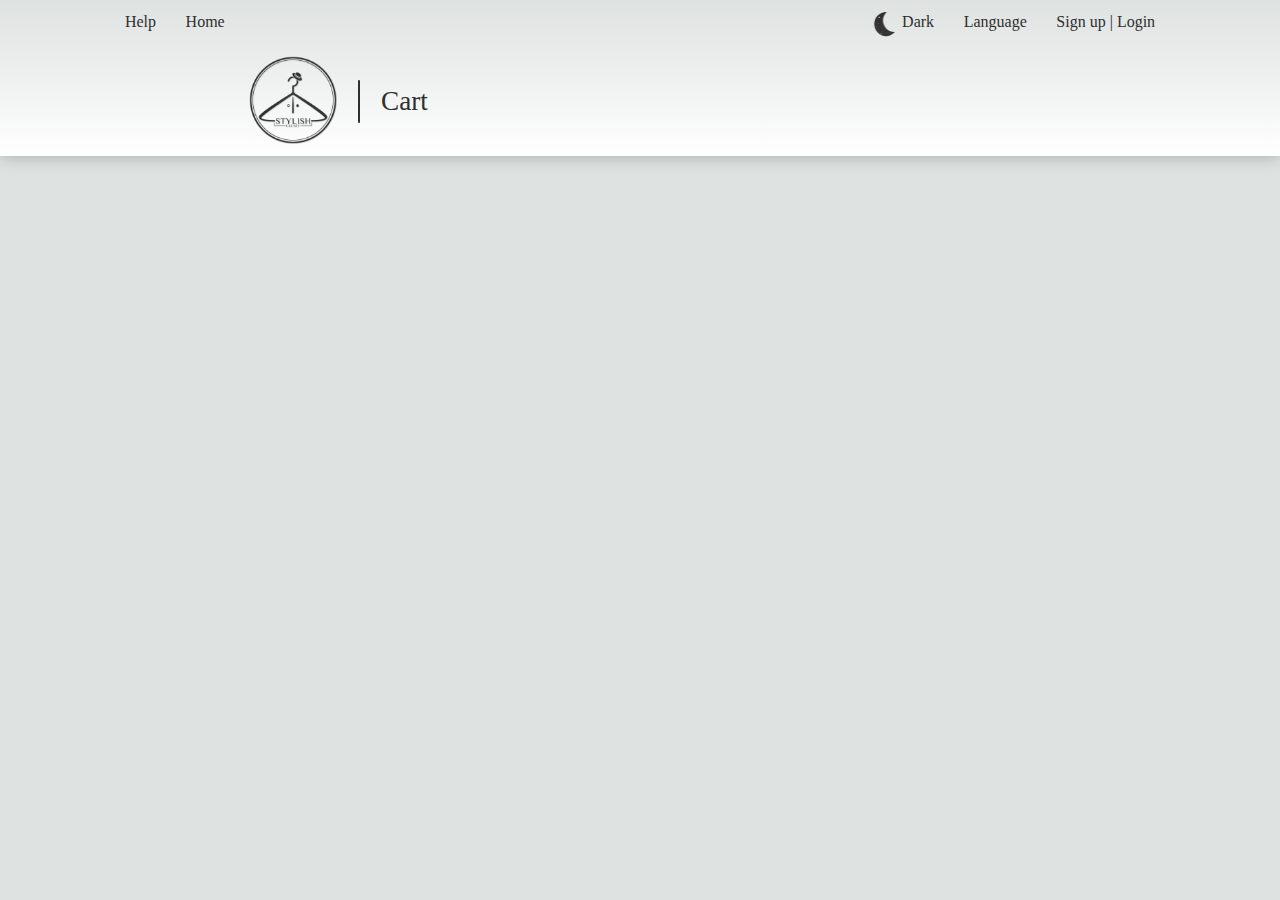
<file: cart.html>
<!DOCTYPE html>
<html lang="en">
<head>
    <meta charset="UTF-8">
    <meta http-equiv="X-UA-Compatible" content="IE=edge">
    <meta name="viewport" content="width=device-width, initial-scale=1.0">
    <title>Stylish Closet | Cart</title>
    <link rel="shortcut icon" type="image/x-icon" href="./scr/icons/stylish_closet_icon_white.ico">
    <link rel="stylesheet" href="cart_style.css">
</head>
<body>
    <div class="navbar">
        <div class="topbar">
            <ul class="left">
                <li><a href="help.html">Help</a></li>
                <li><a href="index.html">Home</a></li>
            </ul>
            <ul class="right">
                <li class="theme" onclick="theme_change()"><img src="./scr/images/moon_icon.png">Dark</li>
                <li class="language">Language</li>
                <li>
                    <a href="signup.html">Sign up</a> | <a href="login.html">Login</a>
                </li>
            </ul>
        </div>

        <div class="bottombar">
            <ul>
                <li>
                    <a href="index.html">
                        <img class="logo" src="./scr/images/stylish_closet_logo.png">
                    </a>
                </li>
                <li><div></div></li>
                <li><p>Cart</p></li>
            </ul>
        </div>
    </div>


</body>
</html>
</file>
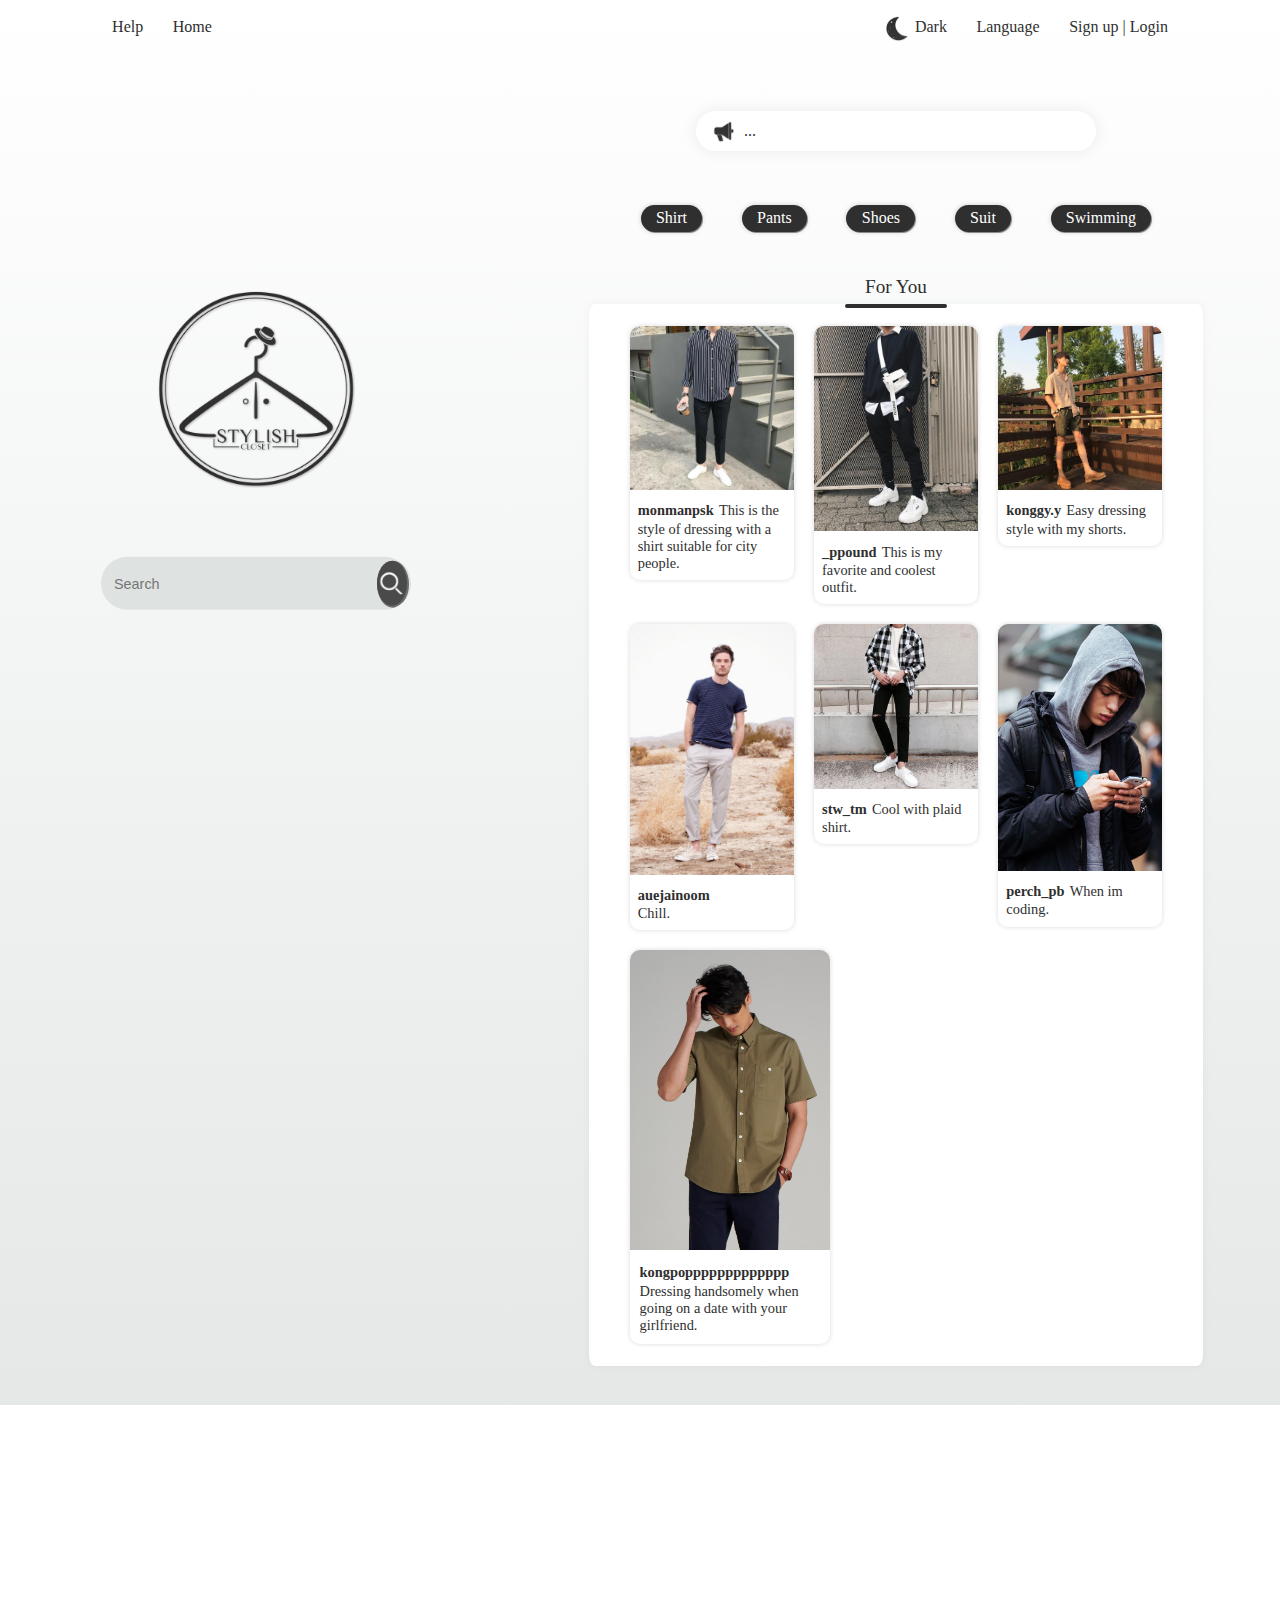
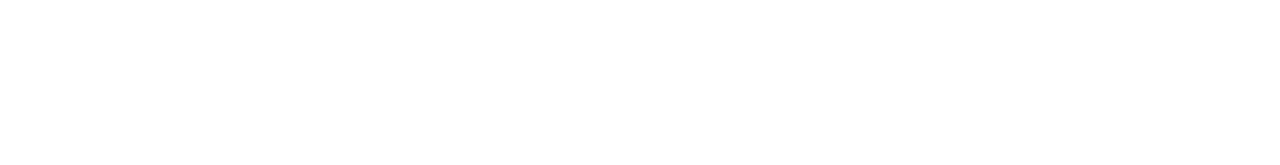
<file: community.html>
<!DOCTYPE html>
<html lang="en">
<head>
    <meta charset="UTF-8">
    <meta http-equiv="X-UA-Compatible" content="IE=edge">
    <meta name="viewport" content="width=device-width, initial-scale=1.0">
    <title>Stylish Closet | Community</title>
    <link rel="shortcut icon" type="image/x-icon" href="./scr/icons/stylish_closet_icon_white.ico">
    <link rel="stylesheet" href="./community_style.css">
</head>
<body>
    <div class="topbar">
        <ul class="left">
            <li><a href="help.html">Help</a></li>
            <li><a href="index.html">Home</a></li>
        </ul>
        <ul class="right">
            <li class="theme" onclick="theme_change()"><img src="./scr/images/moon_icon.png">Dark</li>
            <li class="language">Language</li>
            <li>
                <a href="signup.html">Sign up</a> | <a href="login.html">Login</a>
            </li>
        </ul>
    </div>

    <div class="popup_screen close_popup" onclick="close_popup(event)">
        <div class="popup_content">
            <div class="close_btn close_popup"></div>
            <img src="./scr/images/3c4b39f032f17d71564ff722974d4c83.jpg" alt="">
            <div class="popup_description">
                <p><b>monmanpsk</b>This is the style of dressing with a shirt suitable for city people.</p>
            </div>
        </div>
    </div>

    <div class="screen">
        <div class="leftscreen">
            <div class="logo">
                <a href="index.html">
                    <img src="./scr/images/stylish_closet_logo.png">
                </a>
            </div>
            <div class="searchbar">
                <input type="text" placeholder="Search">
                <button onclick="location.href = 'search.html';"><img src="./scr/images/search_icon.png"></button>
            </div>
        </div>

        <div class="rightscreen">
            <div class="announcement">
                <img src="./scr/images/announce_icon.png">
                <p>...</p>
            </div>

            <div class="categories">
                <ul>
                    <li>Shirt</li>
                    <li>Pants</li>
                    <li>Shoes</li>
                    <li>Suit</li>
                    <li>Swimming</li>
                </ul>
            </div>

            <div class="container">
                <div class="heading">
                    <p>For You</p>
                    <div class="line"></div>
                </div>
                <div class="content">
                    <ul>
                        <li onclick="popup(event)">
                            <img src="./scr/images/b4edidjhdst9.jpg" alt="style_picture">
                            <div class="description">
                                <p><b>monmanpsk</b>This is the style of dressing with a shirt suitable for city people.</p>
                            </div>
                        </li>
                        <li onclick="popup(event)">
                            <img src="./scr/images/ht6i9ih26t4s.jpg" alt="style_picture">
                            <div class="description">
                                <p><b>_ppound</b>This is my favorite and coolest outfit.</p>
                            </div>
                        </li>
                        <li onclick="popup(event)">
                            <img src="./scr/images/o1ugcvmro5k9.jpg" alt="style_picture">
                            <div class="description">
                                <p><b>konggy.y</b>Easy dressing style with my shorts.</p>
                            </div>
                        </li>
                    </ul>
                    <ul>
                        <li onclick="popup(event)">
                            <img src="./scr/images/3c4b39f032f17d71564ff722974d4c83.jpg" alt="style_picture">
                            <div class="description">
                                <p><b>auejainoom</b>Chill.</p>
                            </div>
                        </li>
                        <li onclick="popup(event)">
                            <img src="./scr/images/q56vscvzsbda.jpg" alt="style_picture">
                            <div class="description">
                                <p><b>stw_tm</b>Cool with plaid shirt.</p>
                            </div>
                        </li>
                        <li onclick="popup(event)">
                            <img src="./scr/images/7acef650ac5459eb801ecfa0f38187fd.jpg" alt="style_picture">
                            <div class="description">
                                <p><b>perch_pb</b>When im coding.</p>
                            </div>
                        </li>
                    </ul>
                    <ul>
                        <li onclick="popup(event)">
                            <img src="./scr/images/mssz069_5.jpg" alt="style_picture">
                            <div class="description">
                                <p><b>kongpoppppppppppppp</b>Dressing handsomely when going on a date with your girlfriend.</p>
                            </div>
                        </li>
                    </ul>
                </div>
            </div>
        </div>
    </div>

    <div class="bottom_bar">

    </div>
    
    <script src="community.js"></script>
</body>
</html>
</file>
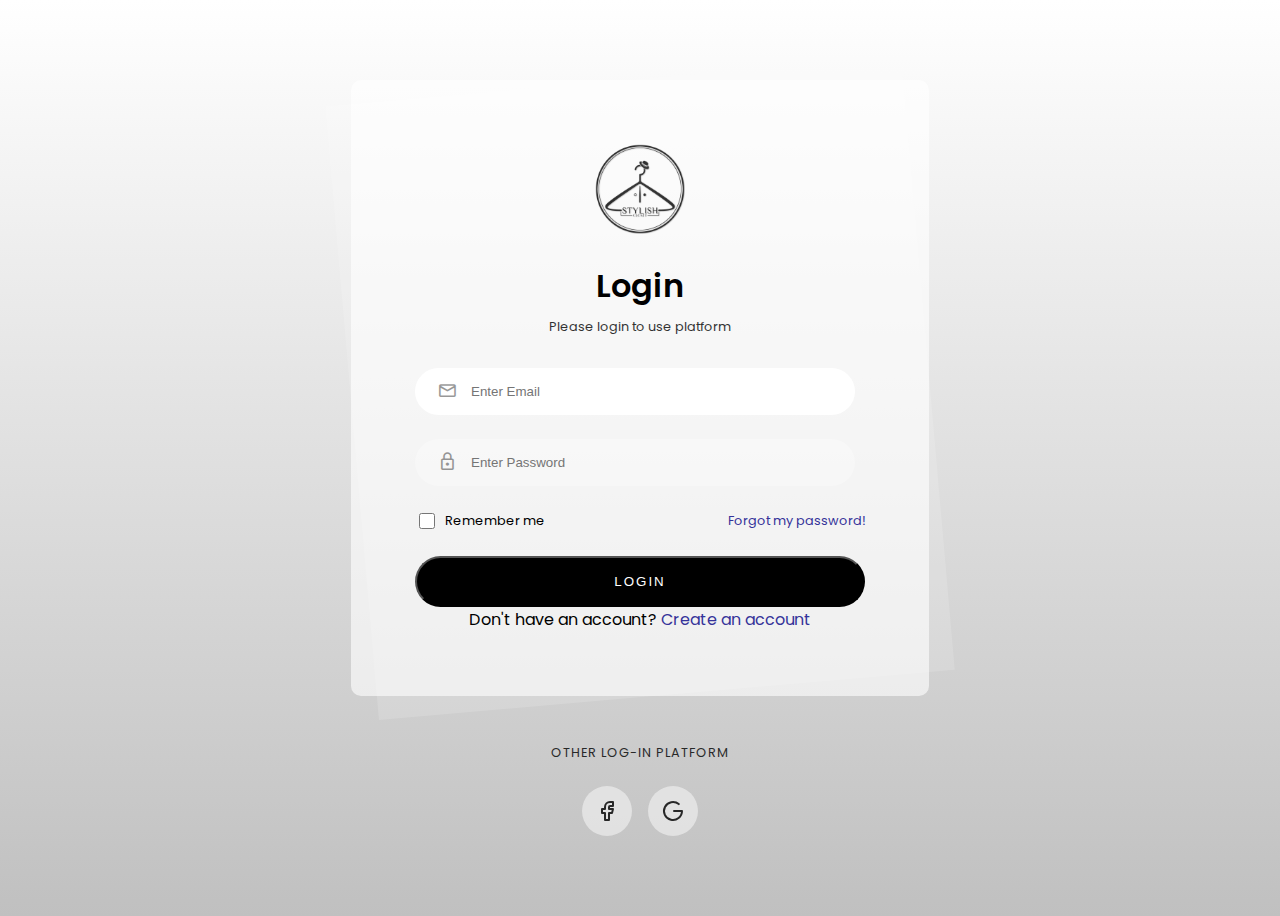
<file: login.html>
<!DOCTYPE html>
<html lang="en">
<head>
    <meta charset="UTF-8">
    <meta http-equiv="X-UA-Compatible" content="IE=edge">
    <meta name="viewport" content="width=device-width, initial-scale=1.0">
    <title>Login</title>
    <link rel="shortcut icon" type="image/x-icon" href="./scr/icons/stylish_closet_icon_white.ico">
    <link rel="stylesheet" href="login_style.css">
    <link rel="stylesheet" href="https://fonts.googleapis.com/css2?family=Material+Symbols+Rounded:opsz,wght,FILL,GRAD@20..48,100..700,0..1,-50..200" />
</head>
<body>
    <div class="login-container">
    <div class="login-card">
        <div class="login-logo">
            <img src="./scr/images/stylish_closet_logo.png" alt="logo">
        </div>
        <div class="login-card-head">
            <h1>Login</h1>
            <div>Please login to use platform</div>
        </div>
        <form class="login-card-form" onsubmit="return login()">
            <div class="form-item">
                <div>
                    <span class="form-item-icon material-symbols-rounded">mail</span>
                    <input type="text" id ="username" placeholder="Enter Email" required autofocus>
                </div>
            </div>
            <div class="form-item">
                <span class="form-item-icon material-symbols-rounded">lock</span>
                <input type="password" id ="password" placeholder="Enter Password" required>
            </div>
            <div class="form-item-other">
                <div class="checkbox">
                    <input type="checkbox" id="rememberMecheckbox">
                    <label for="rememberMecheckbox">Remember me</label>
                </div>
                <a href="#">Forgot my password!</a>
            </div>
            <button type="submit">login</button>
        </form>
        <div class="login-card-footer">
            Don't have an account? <a href="#">Create an account</a>
        </div>
    </div>
     <div class="login-card-social">
        <div>Other Log-in Platform</div>
        <div class="login-card-social-social-btn">
            <a href="#">
                <svg xmlns="http://www.w3.org/2000/svg" class="icon icon-tabler icon-tabler-brand-facebook" width="24" height="24" viewBox="0 0 24 24" stroke-width="2" stroke="currentColor" fill="none" stroke-linecap="round" stroke-linejoin="round">
                    <path stroke="none" d="M0 0h24v24H0z" fill="none"></path>
                    <path d="M7 10v4h3v7h4v-7h3l1 -4h-4v-2a1 1 0 0 1 1 -1h3v-4h-3a5 5 0 0 0 -5 5v2h-3"></path>
                 </svg>
            </a>
            <a href="#">
                <svg xmlns="http://www.w3.org/2000/svg" class="icon icon-tabler icon-tabler-brand-google" width="24" height="24" viewBox="0 0 24 24" stroke-width="2" stroke="currentColor" fill="none" stroke-linecap="round" stroke-linejoin="round">
                    <path stroke="none" d="M0 0h24v24H0z" fill="none"></path>
                    <path d="M17.788 5.108a9 9 0 1 0 3.212 6.892h-8"></path>
                 </svg>
            </a>
        </div>
     </div>
   </div>

   <script src="login.js"></script>
</body>
</html>
</file>
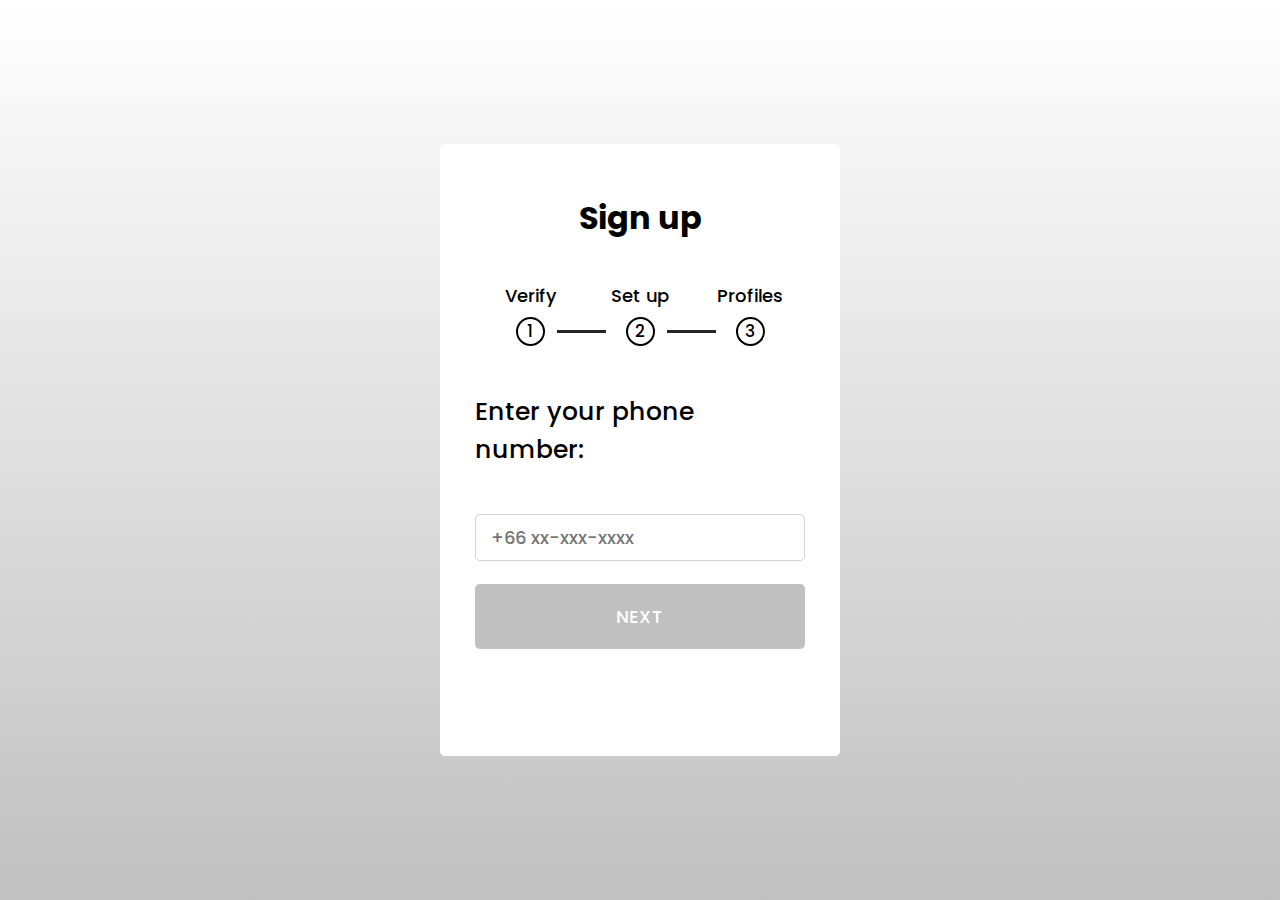
<file: signup.html>
<!DOCTYPE html>
<html lang="en">
<head>
    <meta charset="UTF-8">
    <meta http-equiv="X-UA-Compatible" content="IE=edge">
    <meta name="viewport" content="width=device-width, initial-scale=1.0">
    <title>Sign up</title>
    <link rel="shortcut icon" type="image/x-icon" href="./scr/icons/stylish_closet_icon_white.ico">
    <link rel="stylesheet" href="signup_style.css">
    <link rel="stylesheet" href="https://cdnjs.cloudflare.com/ajax/libs/font-awesome/5.15.3/css/all.min.css"/>
</head>
<body>
    <div class="container">
        <h1>Sign up </h1>
        <div class="progress-bar">
            <div class="step">
                <p>Verify</p>
                <div class="bullet">
                    <span>1</span>
                </div>
                <div class="check fas fa-check"></div>
                <!-- <div class="content"></div> -->
            </div>
            <div class="step">
                <p>Set up</p>
                <div class="bullet">
                    <span>2</span>
                </div>
                <div class="check fas fa-check"></div>
                <!-- <div class="content"></div> -->
            </div>
            <div class="step">
                <p>Profiles</p>
                <div class="bullet">
                    <span>3</span>
                </div>
                <div class="check fas fa-check"></div>
                <!-- <div class="content"></div> -->
            </div>
        </div>
        <div class="form-outer">
          
            <form id="Form1">
                <div class="page slidepage">
                    <div class="title">
                        Enter your phone number:
                    </div>
                    <div class="field">
                        <input type="text" placeholder="+66 xx-xxx-xxxx">
                    </div>
                        <div class="field nextBtn">
                            <button type="button" id="">Next</button>
                        </div>
                    </div>
                
                <div class="page">
                        <div class="title">
                            Contact info:
                        </div>
                        <div class="field">
                            <div class="label">Email</div>
                            <input type="email" placeholder="@xxx.com">
                        </div>
                        <div class="field">
                            <div class="label">Password</div>
                            <input type="password" placeholder=" • • • • •">
                        </div>
                        <div class="field btns">
                            <button type="button" class="Back1">Previous</button>
                            <button type="button" class="Next2">Next</button>
                        </div>
                    </div>
                
                    <div class="page">
                        <div class="title">
                            Personal Information:
                        </div>
                        <div class="field">
                            <div class="label">
                                First Name
                            </div>
                            <input type="text">
                        </div>
                        <div class="field">
                            <div class="label">
                                Last Name
                            </div>
                            <input type="text">
                        </div>
                        <div class="field">
                            <div class="label">
                                Date of Birth
                            </div>
                            <div class="grouping">
                            <input type="text" patter="[0-9]*" name="day" velue="" min="0" max="31">
                            <input type="text" patter="[0-9]*" name="month" velue="" min="0" max="12">
                            <input type="text" patter="[0-9]*" name="year" velue="" min="0" max="2050">
                            </div>
                            <div class="field btns">
                                <button type="button" class="Back2">Previous</button>
                                <button type="Submit" class="Submit">Submit</button>
                            </div>
                        </div>
                    </div>   
                </form>
        </div>
    </div>

    <script src="signup.js"></script>
</body>
</html>
</file>
<file: cart_style.css>
* {
    margin: 0px;
    padding: 0px;
}

body {
    align-items: center;
    background: #dee2e1;
}

.navbar {
    background: #dee2e1;
    background: linear-gradient(180deg, #dee2e1 0%, #ffffff 100%);
    text-align: center;
    box-shadow: 0 0rem 1rem rgba(0, 0, 0, 0.25);
    color: #2f2f2f;
}

.navbar a {
    text-decoration: none;
    color: #2f2f2f;
}

.navbar .topbar {
    padding: 0.5rem 0;
}

.navbar .topbar ul {
    display: inline;
}

.navbar .topbar li {
    display: inline;
    margin: 1%;
    cursor: pointer;
}

.navbar .topbar .left {
    margin-right: 24%;
}

.navbar .topbar .right {
    margin-left: 24%;
}

.navbar .topbar .right img {
    height: 3.5vh;
    vertical-align: middle;
    margin-right: .15%;
}

.navbar .bottombar {
    padding: .5rem 0;
}

.navbar .bottombar ul {
    text-align: left;
    margin-left: 15rem;
}

.navbar .bottombar li {
    display: inline-block;
    padding: 0 .55rem;
    vertical-align: middle;
}

.navbar .bottombar p {
    font-size: 1.7rem;
}

.navbar .bottombar div {
    width: .07rem;
    height: 2.7rem;
    background-color: #2f2f2f;
    border-radius: 10rem;
}

.navbar .bottombar .logo {
    height: 5.5rem;
}
</file>
<file: community_style.css>
* {
    margin: 0px;
    padding: 0px;
}

body {
    width: 100%;
    height: 100%;
    align-items: center;
    background: linear-gradient(180deg, #ffffff 0%, #dee2e1 100%);
    transition: .5s;
}

.topbar {
    padding: 1% 0;
    text-align: center;
    color: #2f2f2f;
}

.topbar ul {
    display: inline;
}

.topbar li {
    display: inline;
    margin: 1%;
}

.topbar a {
    text-decoration: none;
    color: inherit;
}

.topbar .left {
    margin-right: 25%;
}

.topbar .right {
    margin-left: 25%;
}

.topbar .right img {
    height: 3.5vh;
    vertical-align: middle;
    margin-right: .15%;
}

.topbar .right .theme {
    cursor: pointer;
}

.topbar .right .language {
    cursor: pointer;
}

.popup_screen {
    position: fixed;
    width: 100%;
    min-height: 100vh;
    top: 0;
    left: 0;
    display: none;
    vertical-align: middle;
    z-index: 1;
    background-color: rgba(0, 0, 0, 0.3);
    animation: popup_screen_anim .5s;
}

@keyframes popup_screen_anim {
    from {
        opacity: 0;
    }
    to {
        opacity: 1;
    }
}

@keyframes close_popup_screen_anim {
    from {
        opacity: 1;
    }
    to {
        opacity: 0;
    }
}

.popup_screen .popup_content {
    position: relative;
    width: 60vh;
    height: 80vh;
    background-color: #ffffff;
    margin: auto;
    border-radius: 0.5rem;
    box-shadow: 0 0 20px rgba(0, 0, 0, 0.2);
    overflow: hidden;
    animation: popup_content_anim .5s;
}

@keyframes popup_content_anim {
    from {
        scale: 0.9;
    }
    to {
        scale: 1;
    }
}

@keyframes close_popup_content_anim {
    from {
        scale: 1;
    }
    to {
        scale: 0.9;
    }
}

.popup_screen .popup_content .close_btn {
    position: absolute;
    right: 0;
    width: 4%;
    height: 3%;
    background-color: #2f2f2f;
    border-radius: 50rem;
    margin: 1%;
}

.popup_screen .popup_content img {
    height: 60%;
    display: flex;
    margin: 0 auto;
    margin-bottom: 5%;
    background-color: #ffffff;
    object-fit: cover;
}

.popup_screen .popup_content .popup_description {
    font-size: 100%;
    padding: 3%;
    border-style: solid;
    border-width: 0.01rem;
    border-radius: 0.3rem;
    border-color: rgba(0, 0, 0, 0.07);
}

.popup_screen .popup_content .popup_description b {
    color: #2f2f2f;
    margin-right: 2.5%;
    margin-bottom: 1%;
}

.popup_screen .popup_content .popup_description p {
    color: #2f2f2f;
}

.screen {
    width: 100%;
    height: 100%;
}

.leftscreen {
    float: left;
    top: 50%;
    transform: translateY(-50%);
    width: 40%;
    position: sticky;
}

.leftscreen .logo {
    width: fit-content;
    margin: auto;
}

.leftscreen .logo img {
    height: 22vh;
    display: flex;
    justify-content: center;
    margin: auto;
    margin-bottom: 35%;
}

.leftscreen .searchbar {
    margin: auto;
    background: #dee2e1;
    border-radius: 40px;
    height: 5vh;
    width: 59%;
    padding: 0.8%;
    overflow: hidden;
}

.leftscreen .searchbar input {
    width: 84%;
    height: 100%;
    border: none;
    background: none;
    outline: none;
    float: left;
    font-size: 90%;
    color: #4a4a4a;
    margin: auto 3%;
}

.leftscreen .searchbar button {
    width: 10%;
    height: 100%;
    background: #4a4a4a;
    border: none;
    border-radius: 50%;
    box-shadow: 1px 1px 0px 1px #6d6d6d;
    transition: 0.25s;
    cursor: pointer;
}

.leftscreen .searchbar button:hover {
    transform: scale(1.05);
}

.leftscreen .searchbar button:active {
    box-shadow: none;
    transform: translate(2px, 2px);
}

.leftscreen .searchbar img {
    height: 60%;
    display: flex;
    justify-content: center;
    margin: auto;
}

.rightscreen {
    width: 60%;
    margin-left: auto;
    align-content: center;
}

.rightscreen .announcement {
    margin: 7% auto;
    height: 2.5rem;
    width: 25rem;
    background-color: #ffffff;
    color: #2f2f2f;
    text-align: left;
    border-radius: 10rem;
    box-shadow: 0 0 1rem rgba(0, 0, 0, 0.08);
    overflow: hidden;
    display: flex;
    align-items: center;
}

.rightscreen .announcement img {
    height: 1.5rem;
    margin-left: 1rem;
    margin-right: .5rem;
}

.rightscreen .announcement p {
    font-size: 1rem;
}

.rightscreen .categories {
    margin-top: 5%;
    color: #ffffff;
}

.rightscreen .categories ul {
    text-align: center;
}

.rightscreen .categories li {
    display: inline-block;
    margin: 0 2.3%;
    padding: 0.6% 2%;
    background-color: #2f2f2f;
    border-radius: 15px;
    box-shadow: 1px 1px 0 rgba(0, 0, 0, 0.4), 0 0 5px rgba(0, 0, 0, 0.2);
    cursor: pointer;
    transition: 0.5s;
}

.rightscreen .categories li:hover {
    transform: scale(1.05);
}

.rightscreen .container {
    width: 80%;
    margin: 5% auto;
}

.rightscreen .container .heading {
    width: 22%;
    margin: auto;
    padding-top: 1%;
    color: #2f2f2f;
}

.rightscreen .container .heading p {
    width: fit-content;
    font-size: 120%;
    text-align: center;
    margin: auto;
    margin-bottom: 1%;
}

.rightscreen .container .heading .line {
    width: 75%;
    height: 4px;
    background-color: #2f2f2f;
    border-radius: 20px;
    margin: auto;
    transform: translateY(4px);
    transition: 1s;
}

.rightscreen .container .heading:hover .line {
    width: 100%;
}

.rightscreen .container .content {
    width: 100%;
    align-items: center;
    border-radius: 1%;
    background-color: white;
    box-shadow: 0 0 10px rgba(0, 0, 0, 0.05);
    transition: .5s;
}

.rightscreen .container .content ul {
    width: 90%;
    display: flex;
    margin: auto;
}

.rightscreen .container .content ul:first-child {
    padding-top: 2%;
}

.rightscreen .container .content ul:last-child {
    padding-bottom: 2%;
}

.rightscreen .container .content li {
    width: 200px;
    height: fit-content;
    background-color: #ffffff;
    color: #2f2f2f;
    margin: 10px;
    border-radius: 10px;
    box-shadow: 0 0 5px rgba(0, 0, 0, 0.15);
    overflow: hidden;
    cursor: pointer;
    transition: 0.25s;
}

.rightscreen .container .content li:hover {
    transform: scale(1.02);
}

.rightscreen .container .content img {
    width: 100%;
    height: 75%;
    object-fit: cover;
}

.rightscreen .container .content .description {
    margin: 5%;
    vertical-align: top;
}

.rightscreen .container .content .description b {
    display: inline-block;
    margin-right: 3.5%;
    margin-bottom: 1%;
}

.rightscreen .container .content .description p {
    font-size: 90%;
    display: inline-block;
    line-break: auto;
}

.bottom_bar {
    width: 100%;
    height: 40vh;
    background-color: #ffffff;
}
</file>
<file: login_style.css>
@import url('https://fonts.googleapis.com/css2?family=Nunito:wght@300;400;500;600;700&family=Oswald:wght@700&family=Poppins:wght@300;400;500;600&display=swap');

body {
  font-family: 'Poppins' , sans-serif;
  min-height: 100vh;
  background: linear-gradient(#ffff , #c0c0c0);
  display: flex;
  align-items: center;
  justify-content: center;
}

.login-card {
  width: 450px;
  background: rgba(255, 255, 255, 0.611);
  padding: 4rem;
  border-radius: 10px;
  position: relative;
}

.login-card:before {
  content: '';
  position: absolute;
  background: rgba(255,255,255,.15);
  inset: 0;
  transform: rotate(-5deg);
  z-index: -1;
}

.login-logo img {
  width: 90px;
}

.login-logo , .login-card-head , .login-card-footer {
  text-align: center;
}

.login-card a {
  text-decoration: none;
  color: #35339a;
}

.login-card a:hover {
  text-decoration: underline;
}

.login-card-head {
  margin-bottom: 2rem;
}

.login-card-head h1 {
  font-size: 2rem;
  font-weight: 600;
  margin-bottom: .5rem;
}

.login-card-head h1 + div {
  font-size: calc(1rem *.8);
  opacity: .8;
}

.login-card-form {
  display: flex;
  flex-direction: column;
  gap: 1.5rem;
}

.login-card-form .form-item {
  position: relative;
}

.login-card-form .form-item .form-item-icon {
  position: absolute;
  top: .82rem;
  left: 1.4rem;
  font-size: 1.3rem;
  opacity: .4;
}

.login-card-form .checkbox {
  display: flex;
  align-items: center;
  gap: 7px;
}

.login-card-form .form-item-other {
  display: flex;
  align-items: center;
  justify-content: space-between;
  font-size: calc(1rem*.8);
}

.login-card input[type="text"] ,
.login-card input[type="password"] ,
.login-card input[type="text"] {
  border: none;
  outline: none;
  background: rgba(255,255,255,.3);
  padding: 1rem 1.5rem;
  padding-left: calc(1rem*3.5);
  border-radius: 100px;
  width: 80%;
  transition: background .5s;
}

.login-card input:focus {
  background: white;
}

.login-card input[type="checkbox"] {
  width: 16px;
  height: 16px;
  accent-color: black;
}

.login-card-form button {
  background: black;
  color: white;
  padding: 1rem;
  border-radius: 100px;
  text-transform: uppercase;
  ;letter-spacing: 2px;
  transition: background .5s;
}

.login-card-form button:hover {
  background-color: rgba(0,0,0,.85);
  cursor: pointer;
}

.login-card-social  {
  display: flex;
  flex-direction: column;
  gap: 1.5rem;
  text-align: center;
  margin-top: 3rem;
}

.login-card-social > div {
  opacity: .8;
  text-transform: uppercase;
  letter-spacing: 1px;
  font-size: calc(1rem*.8);
  text-align: center;
}

.login-card-social-social-btn {
  display: flex;
  align-items: center;
  justify-content: center;
  gap: 1rem;
}

.login-card-social-social-btn a {
  display: flex;
  align-items: center;
  justify-content: center;
  color: black;
  width: 50px;
  height: 50px;
  background: rgba(255,255,255,.6);
  border-radius: 100px;
  transition: all,.5s;
}

.login-card-social-social-btn a:hover {
  background: white;
  transform: scale(1.1);
  }

  @media (max-width: 768px) {
    body {
      padding: 2rem 0;
    }
    .login-card {
      width: 300px;
      padding: 2rem;
    }
  }
</file>
<file: signup_style.css>
@import url('https://fonts.googleapis.com/css2?family=Nunito:wght@300;400;500;600;700&family=Oswald:wght@700&family=Poppins:wght@300;400;500;600&display=swap');
 *{
    margin: 0;
    padding: 0;
    outline: none;
    font-family: 'Poppins' , sans-serif;
 }

 body {
    display: flex;
    align-items: center;
    justify-content: center;
    min-height: 100vh;
    overflow: hidden;
    background: linear-gradient(#ffff , #c0c0c0);
 }

 ::selection {
    color: #fff;
    background: #e3d1db;
 }

 .container {
    width: 330px;
    background: #fff;
    text-align: center;
    border-radius: 5px;
    padding: 50px 35px 10px 35px;
    
 }

 .container header {
    font-size: 35px;
    font-weight: 600;
    margin: 0 0 30px 0;
 }

 .container .form-outer {
    width: 100%;
    overflow: hidden;
 }

 .container .form-outer form {
    display: flex;
    width: 400%;
 }

 .container form {
    transition: 0.5s;
 }

 .form-outer form .page .title {
    text-align: left;
    font-size: 25px;
    font-weight: 500;
 }

 .form-outer form .page .field {
    width: 330px;
    height: 45px;
    margin: 45px 0;
    display: flex;
    position: relative;
 }

 form .page .field .label {
    position: absolute;
    top: -30px;
    font-weight: 500;
 }

 form .page .field input { 
    height: 100%;
    width: 100%;
    border: 1px solid lightgrey;
    border-radius: 5px;
    padding-left: 15px;
    font-size: 18px;
    font-weight: 500;
 }

form .page .field select {
    width: 100%;
   padding-left: 10px;
   font-size: 17px;
   font-weight: 500;
}

form .page .field button {
    width: 100%;
    height: calc(100% +5px);
    border: none;
    background: #c0c0c0;
    margin-top: -20px;
    border-radius: 5px;
    color: #fff;
    cursor: pointer;
    font-size: 18px;
    font-weight: 500;
    letter-spacing: 1px;
    text-transform: uppercase;
    transition: 0.5s ease;
}
form .page .field button:hover {
    background: #000;
} 

form .page .btns button {
   margin-top: -20px!important;
}

form .page .btns button.prev {
    margin-right: 3px;
    font-size: 17px;
}

form .page .btns button.nextBtn{
    margin-left: 3px;
}

.container .progress-bar {
    display: flex;
    margin: 40px 0;
    user-select: none;
}

.container .progress-bar .step {
    text-align: center;
    width: 100%;
    position: relative;
}

.container .progress-bar .step p {
    font-weight: 500;
    font-size: 18px;
    color: #000;
    margin-bottom: 8px;
}

.progress-bar .step .bullet {
    height: 25px;
    width: 25px;
    border: 2px solid #000;
    display: inline-block;
    border-radius: 50%;
    position: relative;
    transition: 0.2s;
    font-weight: 500;
    font-size: 17px;
    line-height: 25px;
    transition: 0.2s;
}

.progress-bar .step .bullet.active {
    border-color:#a49d9e;
    background:#a49d9e;
}

.progress-bar .step .bullet:active {
    border-color: #a49d9e;
    background: #a49d9e;
}

.progress-bar .step .bullet span {
    position: absolute;
    left: 50%;
    transform: translateX(-50%);
}

.progress-bar .step .bullet:before ,
.progress-bar .step .bullet:after {
   position: absolute;
   content: '';
   bottom: 11px;
   right: -63px;
   height: 3px;
   width: 49px;
   background: #262626;
}

.progress-bar .step .bullet.active:after {
    background: #c0c0c0;
    transform: scalex(0);
    transform-origin: left;
    animation: animate 0.3s inear forwards;
}

@keyframes animate {
    100% {
        transform: scaleX(1);
    }
}

.progress-bar .step .bullet.active span {
    display: none;
}

.progress-bar .step:last-child .bullet:before ,
.progress-bar .step:last-child .bullet:after {
    display: none;
}

.progress-bar .step p.active {
    color:#a49d9e;
    transition: 0.2s linear;
}

.progress-bar .step .check {
    position: absolute;
    left: 50%;
    top: 70%;
    font-size: 15px;
    transform: translate(-50%, -50%);
    display: none;
}

.progress-bar .step .check.active {
    display: block;
    color: #fff;
}

form .grouping {
    display: flex;
}

form .grouping input {
    max-width: 70px;
    text-align: center;
    margin-right: 1em;
}

.page {
    transform: translatX(200%);
    transition: 200ms ease-in-out;
    /* opacity: 0; */
}

.form-outer {
    display: flex;
}
</file>
